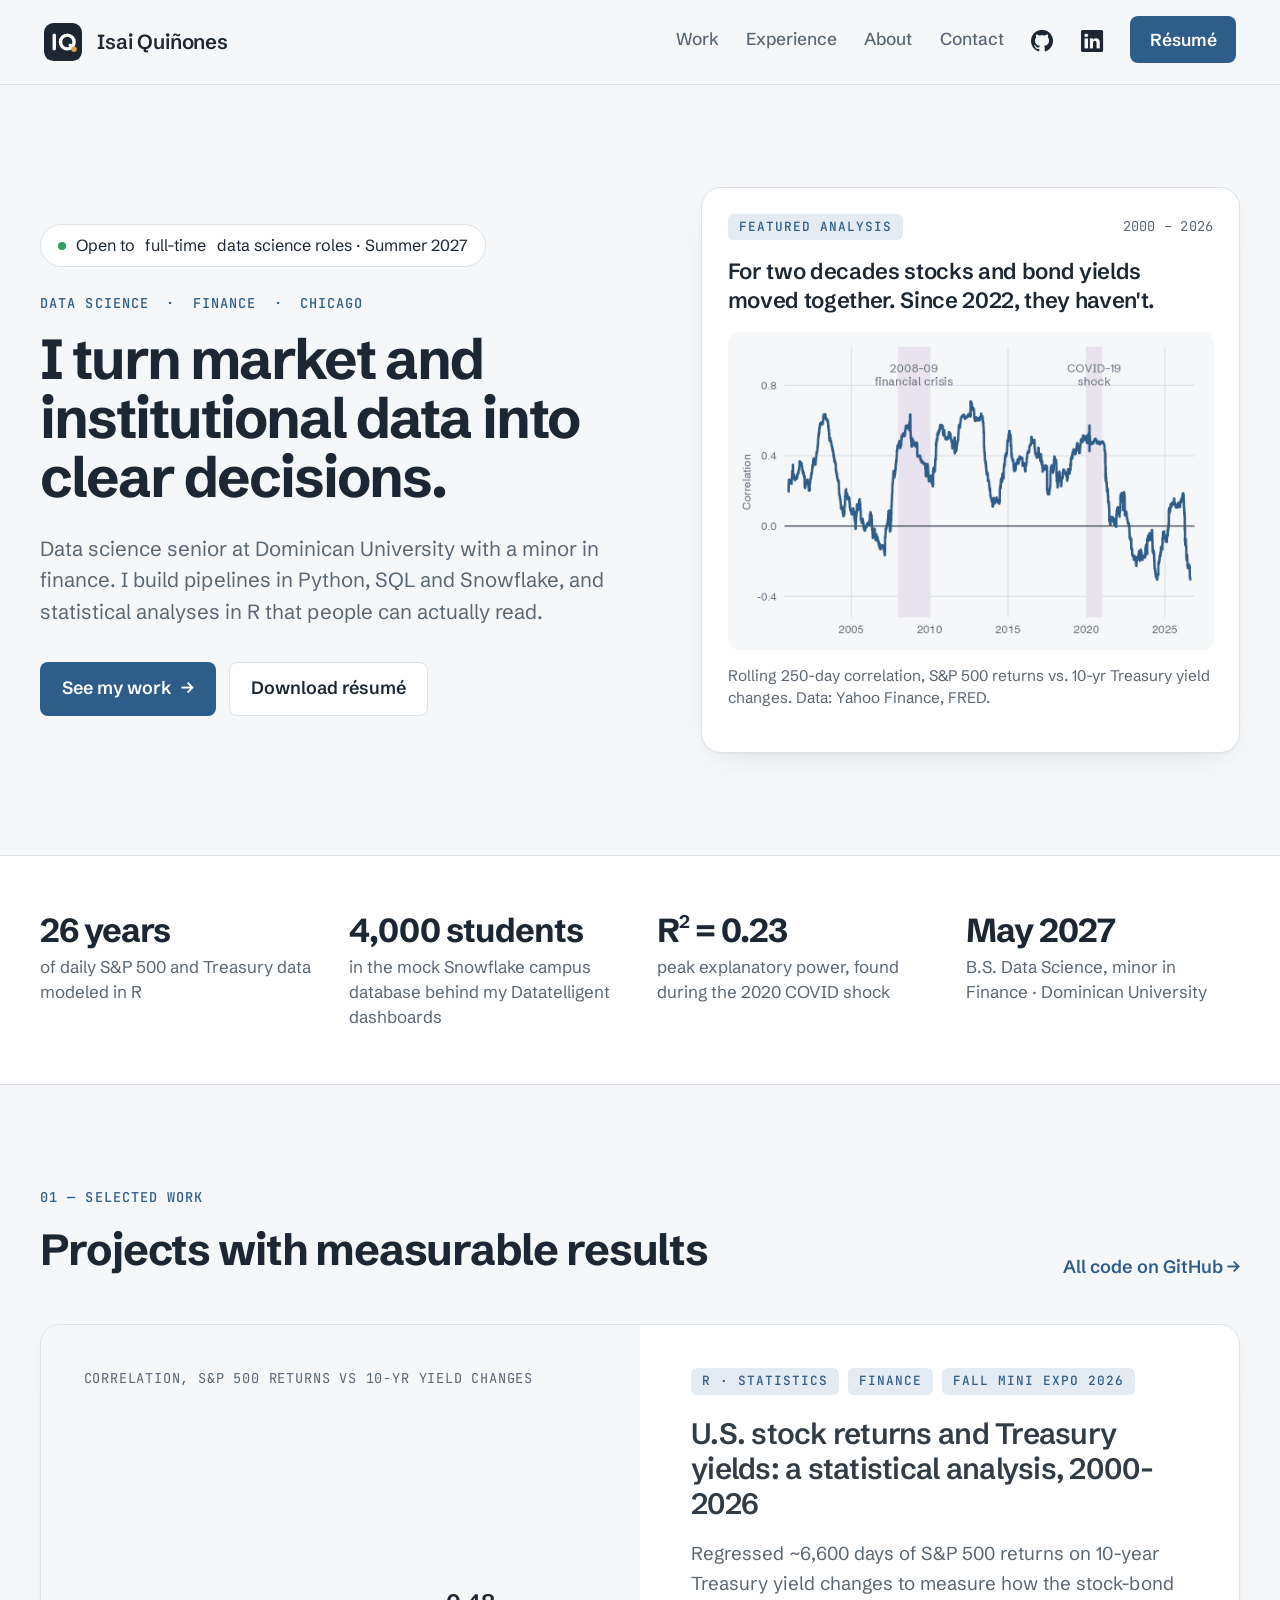
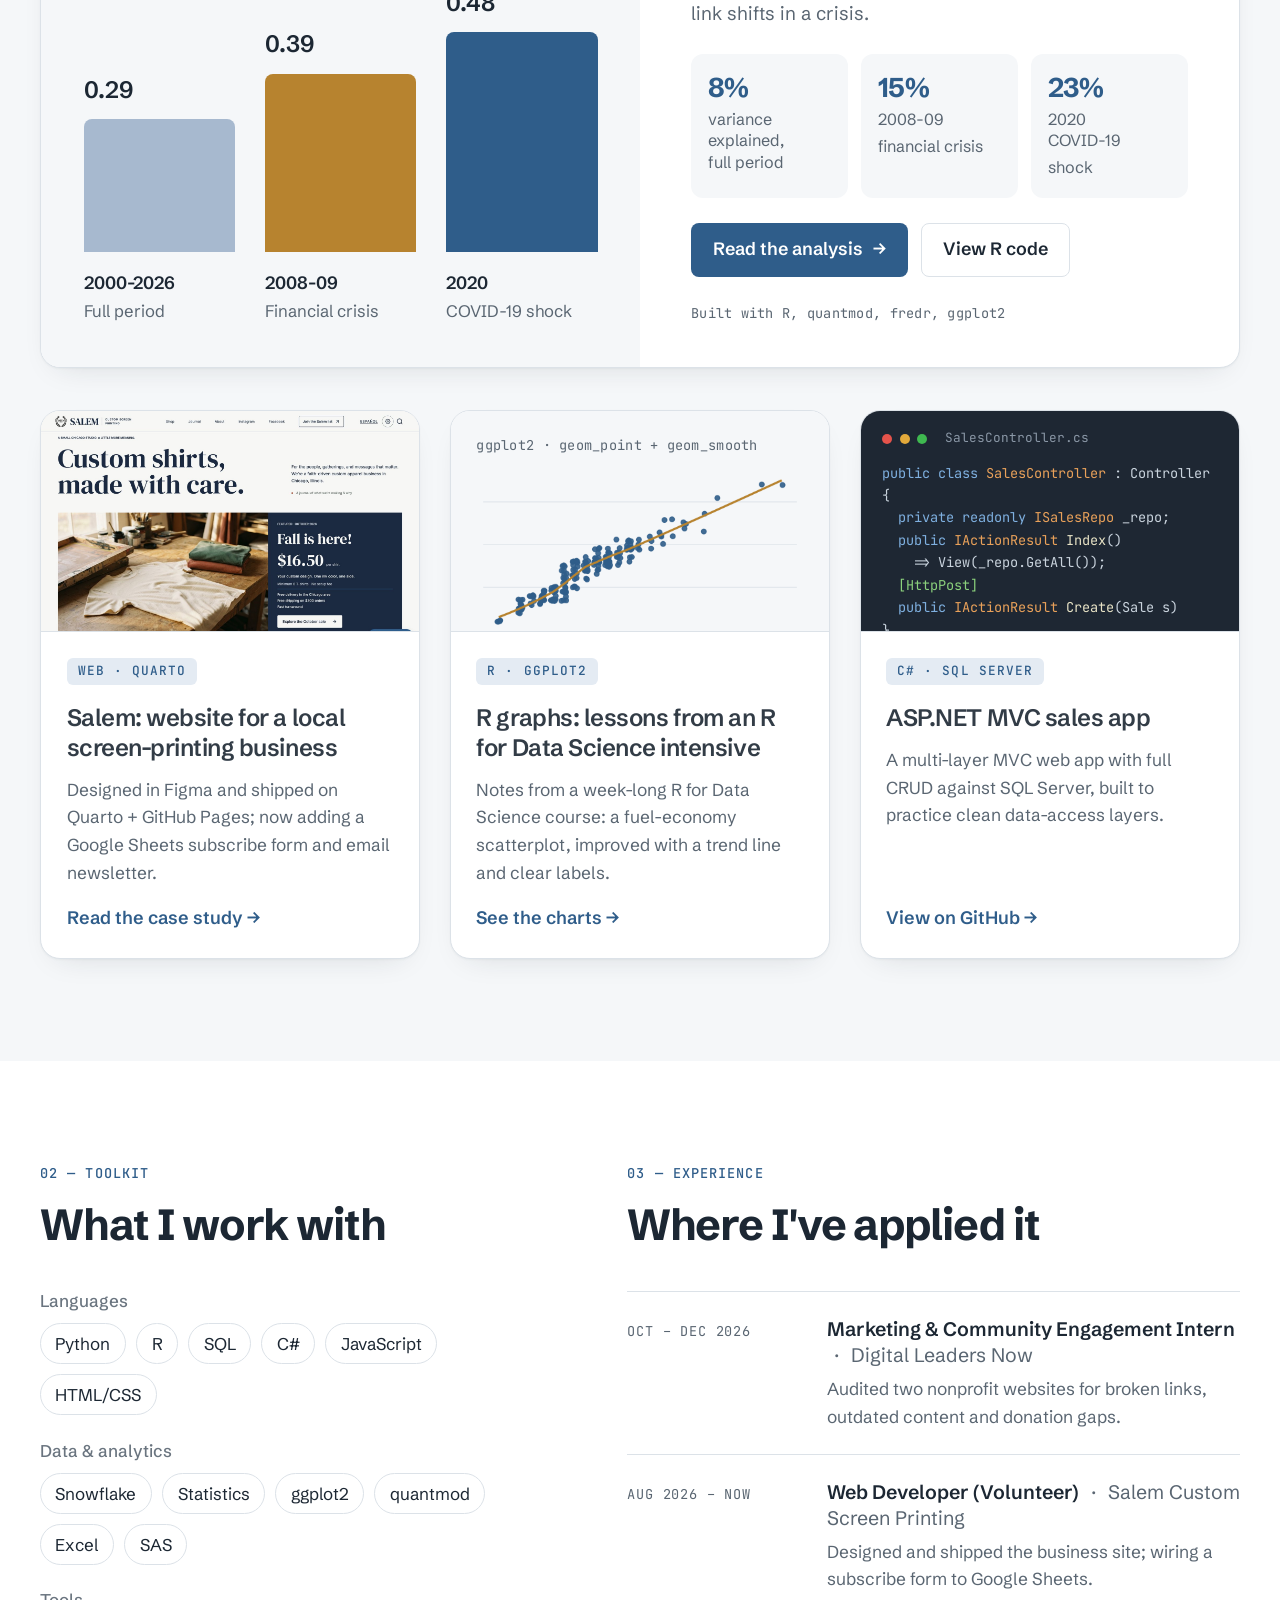
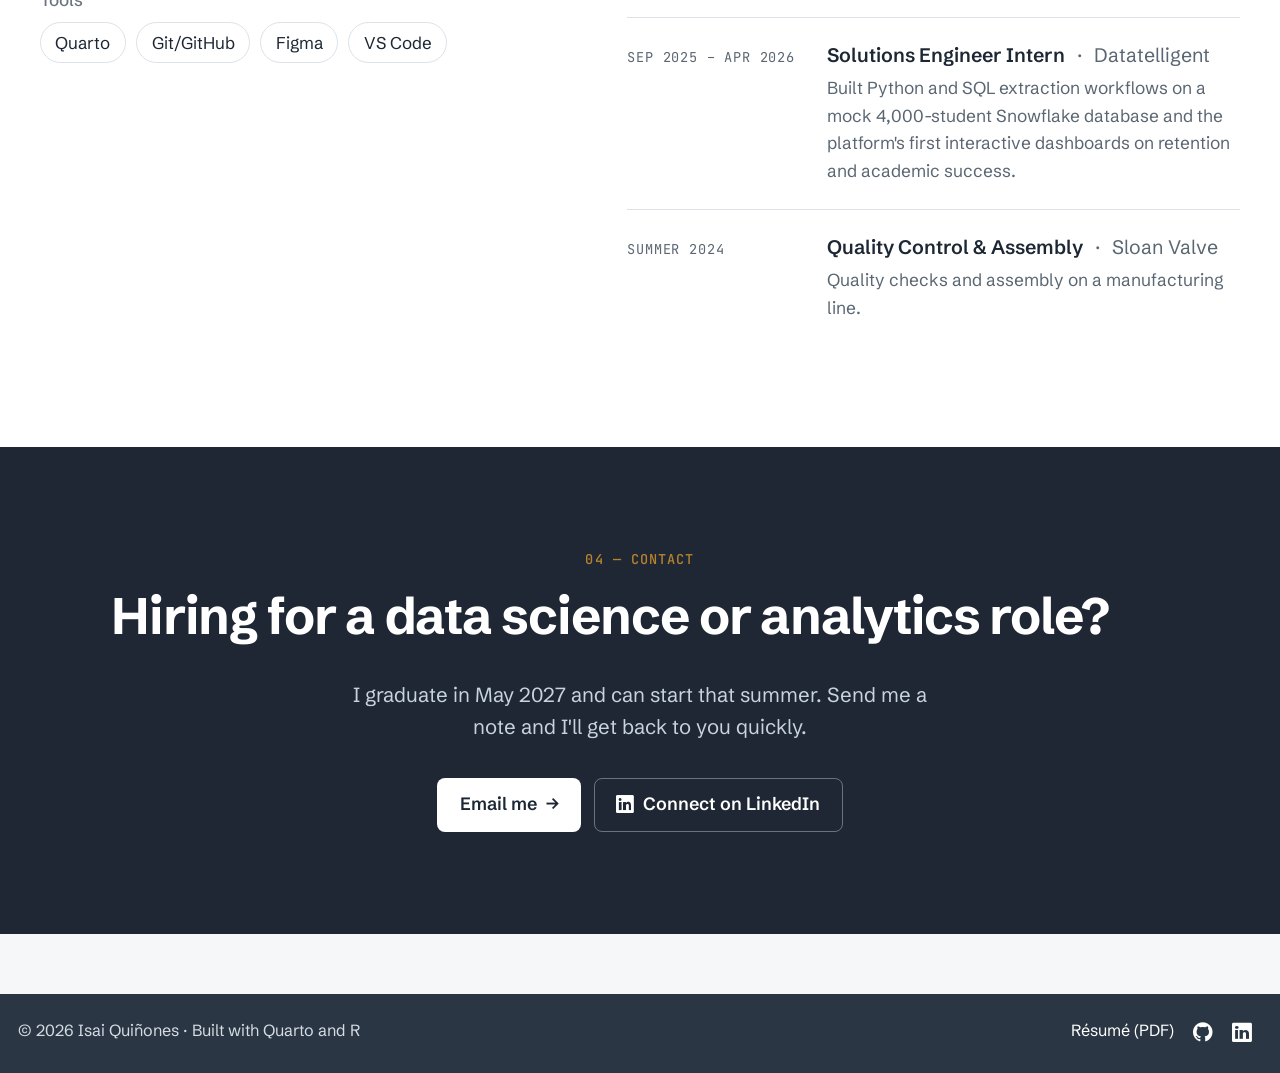
<file: docs/index.html>
<!DOCTYPE html>
<html xmlns="http://www.w3.org/1999/xhtml" lang="en" xml:lang="en"><head>

<meta charset="utf-8">
<meta name="generator" content="quarto-1.10.18">

<meta name="viewport" content="width=device-width, initial-scale=1.0, user-scalable=yes">

<meta name="description" content="Data science senior at Dominican University (minor in finance). Python, SQL and Snowflake pipelines, and statistical analysis in R.">

<title>Data Science Portfolio – Isai Quiñones</title>
<style>
/* Default styles provided by pandoc.
** See https://pandoc.org/MANUAL.html#variables-for-html for config info.
*/
span.smallcaps{font-variant: small-caps;}
div.columns{display: flex; gap: 1.5em;}
div.column{flex: auto;}
@media screen {
div.columns{gap: min(4vw, 1.5em);}
div.column{overflow-x: auto;}
}
div.hanging-indent{margin-left: 1.5em; text-indent: -1.5em;}
ul.task-list{list-style: none;}
ul.task-list li input[type="checkbox"] {
  width: 0.8em;
  margin: 0 0.8em 0.2em -1em; /* quarto-specific, see https://github.com/quarto-dev/quarto-cli/issues/4556 */ 
  vertical-align: middle;
}
</style>


<script src="site_libs/quarto-nav/quarto-nav.js"></script>
<script src="site_libs/quarto-nav/headroom.min.js"></script>
<link href="./images/iq-mark.svg" rel="icon" type="image/svg+xml">
<script src="site_libs/clipboard/clipboard.min.js"></script>
<script src="site_libs/quarto-html/quarto.js" type="module"></script>
<script src="site_libs/quarto-html/tabsets/tabsets.js" type="module"></script>
<script src="site_libs/quarto-html/popper.min.js"></script>
<script src="site_libs/quarto-html/tippy.umd.min.js"></script>
<script src="site_libs/quarto-html/anchor.min.js"></script>
<link href="site_libs/quarto-html/tippy.css" rel="stylesheet">
<link href="site_libs/quarto-html/quarto-syntax-highlighting-d5e46415c29d9d8c13eb6bbdb046d278.css" rel="stylesheet" id="quarto-text-highlighting-styles">
<script src="site_libs/bootstrap/bootstrap.min.js"></script>
<link href="site_libs/bootstrap/bootstrap-icons.css" rel="stylesheet">
<link href="site_libs/bootstrap/bootstrap-50093257dbfb6b2169c0dcf7c1064fcb.min.css" rel="stylesheet" append-hash="true" id="quarto-bootstrap" data-mode="light">
<script id="quarto-search-options" type="application/json">{
  "language": {
    "search-no-results-text": "No results",
    "search-matching-documents-text": "matching documents",
    "search-copy-link-title": "Copy link to search",
    "search-hide-matches-text": "Hide additional matches",
    "search-more-match-text": "more match in this document",
    "search-more-matches-text": "more matches in this document",
    "search-clear-button-title": "Clear",
    "search-text-placeholder": "",
    "search-detached-cancel-button-title": "Cancel",
    "search-submit-button-title": "Submit",
    "search-label": "Search"
  }
}</script>


<link rel="stylesheet" href="styles.css">
<meta property="og:title" content="Data Science Portfolio">
<meta property="og:description" content="Data science senior at Dominican University (minor in finance). Python, SQL and Snowflake pipelines, and statistical analysis in R.">
<meta property="og:image" content="https://iquinones2.github.io/R-Data-Science-Portfolio/images/hero-correlation.png">
<meta property="og:site_name" content="Isai Quiñones">
<meta property="og:image:height" content="720">
<meta property="og:image:width" content="1100">
<meta name="twitter:title" content="Data Science Portfolio">
<meta name="twitter:description" content="Data science senior at Dominican University (minor in finance). Python, SQL and Snowflake pipelines, and statistical analysis in R.">
<meta name="twitter:image" content="https://iquinones2.github.io/R-Data-Science-Portfolio/images/hero-correlation.png">
<meta name="twitter:image-height" content="720">
<meta name="twitter:image-width" content="1100">
<meta name="twitter:card" content="summary_large_image">
</head>

<body class="nav-fixed home quarto-light">

<div id="quarto-search-results"></div>
  <header id="quarto-header" class="headroom fixed-top">
    <nav class="navbar navbar-expand-lg " data-bs-theme="dark">
      <div class="navbar-container container-fluid">
      <div class="navbar-brand-container mx-auto">
    <a href="./index.html" class="navbar-brand navbar-brand-logo">
    <img src="./images/iq-mark.svg" alt="IQ monogram" class="navbar-logo light-content">
    <img src="./images/iq-mark.svg" alt="IQ monogram" class="navbar-logo dark-content">
    </a>
    <a class="navbar-brand" href="./index.html">
    <span class="navbar-title">Isai Quiñones</span>
    </a>
  </div>
          <button class="navbar-toggler" type="button" data-bs-toggle="collapse" data-bs-target="#navbarCollapse" aria-controls="navbarCollapse" role="menu" aria-expanded="false" aria-label="Toggle navigation" onclick="if (window.quartoToggleHeadroom) { window.quartoToggleHeadroom(); }">
  <span class="navbar-toggler-icon"></span>
</button>
          <div class="collapse navbar-collapse" id="navbarCollapse">
            <ul class="navbar-nav navbar-nav-scroll ms-auto">
  <li class="nav-item">
    <a class="nav-link" href="./index.html#work"> 
<span class="menu-text">Work</span></a>
  </li>  
  <li class="nav-item">
    <a class="nav-link" href="./index.html#experience"> 
<span class="menu-text">Experience</span></a>
  </li>  
  <li class="nav-item">
    <a class="nav-link" href="./about.html"> 
<span class="menu-text">About</span></a>
  </li>  
  <li class="nav-item">
    <a class="nav-link" href="./index.html#contact"> 
<span class="menu-text">Contact</span></a>
  </li>  
  <li class="nav-item compact">
    <a class="nav-link" href="https://github.com/iquinones2"> <i class="bi bi-github" role="img" aria-label="GitHub">
</i> 
<span class="menu-text"></span></a>
  </li>  
  <li class="nav-item compact">
    <a class="nav-link" href="https://www.linkedin.com/in/isai-quinones-a147b42b8"> <i class="bi bi-linkedin" role="img" aria-label="LinkedIn">
</i> 
<span class="menu-text"></span></a>
  </li>  
  <li class="nav-item">
    <a class="nav-link" href="./files/Isai-Quinones-Resume.pdf" target="_blank"> 
<span class="menu-text">Résumé</span></a>
  </li>  
</ul>
          </div> <!-- /navcollapse -->
            <div class="quarto-navbar-tools">
</div>
      </div> <!-- /container-fluid -->
    </nav>
</header>
<!-- content -->
<div id="quarto-content" class="quarto-container page-columns page-rows-contents page-layout-full page-navbar">
<!-- sidebar -->
<!-- margin-sidebar -->
    
<!-- main -->
<main class="content page-columns page-full column-body" id="quarto-document-content"><header id="title-block-header" class="quarto-title-block"><h1 class="title display-7">Isai Quiñones</h1></header>

<header id="title-block-header">


</header>


<section class="band band-paper column-screen">
  <div class="wrap hero">
    <div class="hero-copy">
      <p class="status"><span class="dot" aria-hidden="true"></span>Open to <span class="d-only">full-time </span>data science roles · Summer 2027</p>
      <p class="kicker">Data Science <span aria-hidden="true">·</span> Finance <span aria-hidden="true">·</span> Chicago</p>
      <h1>I turn market and institutional data into clear decisions.</h1>
      <p class="lede">Data science senior at Dominican University with a minor in finance. I build pipelines in Python, SQL and Snowflake, and statistical analyses in R that people can actually read.</p>
      <div class="btn-row">
        <a class="btn btn-solid" href="#work">See my work <span aria-hidden="true">→</span></a>
        <a class="btn btn-outline" href="files/Isai-Quinones-Resume.pdf" target="_blank" rel="noopener">Download résumé</a>
      </div>
    </div>

    <div class="panel chart-card">
      <div class="chart-card-head">
        <span class="tag">Featured analysis</span>
        <span class="mono-meta">2000 – 2026</span>
      </div>
      <a class="chart-card-title" href="posts/Stock-Bond/index.html">For two decades stocks and bond yields moved together. Since 2022, they haven't.</a>
      <a class="chart-frame" href="posts/Stock-Bond/index.html">
        <img src="images/hero-correlation.png" width="1100" height="720" alt="Line chart of the rolling one-year correlation between daily S&amp;P 500 returns and daily changes in the 10-year Treasury yield, 2001 to 2026. It stays mostly between 0.2 and 0.6, rising around the 2008–09 crisis and the 2020 COVID shock, then falls below zero after 2022.">
      </a>
      <p class="chart-caption">Rolling 250-day correlation, S&amp;P 500 returns vs. 10-yr Treasury yield changes. Data: Yahoo Finance, FRED.</p>
    </div>
  </div>
</section>

<section class="band band-white band-rule column-screen" aria-label="At a glance">
  <div class="wrap stats">
    <div><strong>26 years</strong><span>of daily S&amp;P 500 and Treasury data modeled in R</span></div>
    <div><strong>4,000 students</strong><span>in the mock Snowflake campus database behind my Datatelligent dashboards</span></div>
    <div><strong>R<sup>2</sup> = 0.23</strong><span>peak explanatory power, found during the 2020 COVID shock</span></div>
    <div><strong>May 2027</strong><span>B.S. Data Science, minor in Finance · Dominican University</span></div>
  </div>
</section>

<section class="band band-paper column-screen" id="work">
  <div class="wrap">
    <div class="section-head">
      <div>
        <p class="kicker">01 — Selected work</p>
        <h2 class="anchored">Projects with measurable results</h2>
      </div>
      <a class="arrow-link" href="https://github.com/iquinones2">All code on GitHub <span aria-hidden="true">→</span></a>
    </div>

    <article class="panel featured">
      <div class="featured-viz" role="img" aria-label="Bar chart of the correlation between S&amp;P 500 returns and 10-year yield changes: 0.29 over 2000–2026, 0.39 in the 2008–09 financial crisis, 0.48 in the 2020 COVID-19 shock.">
        <p class="mono-meta upper">Correlation, S&amp;P 500 returns vs 10-yr yield changes</p>
        <div class="bars" aria-hidden="true">
          <div class="bar-col"><span class="bar-val">0.29</span><span class="bar b-full" style="--h:0.29"></span><b>2000-2026</b><small>Full period</small></div>
          <div class="bar-col"><span class="bar-val">0.39</span><span class="bar b-crisis" style="--h:0.39"></span><b>2008-09</b><small>Financial crisis</small></div>
          <div class="bar-col"><span class="bar-val">0.48</span><span class="bar b-covid" style="--h:0.48"></span><b>2020</b><small>COVID-19 shock</small></div>
        </div>
      </div>
      <div class="featured-body">
        <div class="tags"><span class="tag">R · Statistics</span><span class="tag">Finance</span><span class="tag">Fall Mini Expo 2026</span></div>
        <h3 class="anchored">U.S. stock returns and Treasury yields: a statistical analysis, 2000-2026</h3>
        <p>Regressed ~6,600 days of S&amp;P 500 returns on 10-year Treasury yield changes to measure how the stock-bond link shifts in a crisis.</p>
        <div class="tiles">
          <div><strong>8%</strong><span><span class="d-only">variance explained, </span>full period</span></div>
          <div><strong>15%</strong><span>2008-09<span class="d-only"> financial crisis</span></span></div>
          <div><strong>23%</strong><span><span class="d-only">2020 </span>COVID-19<span class="d-only"> shock</span></span></div>
        </div>
        <div class="btn-row">
          <a class="btn btn-solid" href="posts/Stock-Bond/index.html">Read the analysis <span aria-hidden="true">→</span></a>
          <a class="btn btn-outline" href="https://github.com/iquinones2/R-Data-Science-Portfolio/blob/master/posts/Stock-Bond/index.qmd">View R code</a>
        </div>
        <p class="mono-meta">Built with R, quantmod, fredr, ggplot2</p>
      </div>
    </article>

    <div class="project-grid">
      <article class="panel project">
        <a class="project-preview preview-shot" href="posts/Salem-Web-Blog/Salem.html" tabindex="-1" aria-hidden="true">
          <img src="posts/Salem-Web-Blog/salem-current.jpg" width="1440" height="900" alt="" loading="lazy">
        </a>
        <div class="project-body">
          <span class="tag">Web · Quarto</span>
          <h3 class="anchored">Salem: website for a local screen-printing business</h3>
          <p>Designed in Figma and shipped on Quarto + GitHub Pages; now adding a Google Sheets subscribe form and email newsletter.</p>
          <a class="arrow-link" href="posts/Salem-Web-Blog/Salem.html">Read the case study <span aria-hidden="true">→</span></a>
        </div>
      </article>

      <article class="panel project">
        <a class="project-preview preview-plot" href="posts/cool_ggplot_work/index.html" tabindex="-1" aria-hidden="true">
          <span class="mono-meta">ggplot2 · geom_point + geom_smooth</span>
          <img src="images/card-ggplot.png" width="1000" height="520" alt="" loading="lazy">
        </a>
        <div class="project-body">
          <span class="tag">R · ggplot2</span>
          <h3 class="anchored">R graphs: lessons from an R for Data Science intensive</h3>
          <p>Notes from a week-long R for Data Science course: a fuel-economy scatterplot, improved with a trend line and clear labels.</p>
          <a class="arrow-link" href="posts/cool_ggplot_work/index.html">See the charts <span aria-hidden="true">→</span></a>
        </div>
      </article>

      <article class="panel project">
        <a class="project-preview preview-code" href="https://github.com/iquinones2/ThreeLayerAPPCarSales" tabindex="-1" aria-hidden="true">
          <span class="win"><i></i><i></i><i></i><span>SalesController.cs</span></span>
<pre><span class="k">public class</span> <span class="t">SalesController</span> : Controller
{
  <span class="k">private readonly</span> <span class="t">ISalesRepo</span> _repo;
  <span class="k">public</span> <span class="t">IActionResult</span> <span class="f">Index</span>()
    =&gt; View(_repo.GetAll());
  <span class="a">[HttpPost]</span>
  <span class="k">public</span> <span class="t">IActionResult</span> <span class="f">Create</span>(Sale s)
}</pre>
        </a>
        <div class="project-body">
          <span class="tag">C# · SQL Server</span>
          <h3 class="anchored">ASP.NET MVC sales app</h3>
          <p>A multi-layer MVC web app with full CRUD against SQL Server, built to practice clean data-access layers.</p>
          <a class="arrow-link" href="https://github.com/iquinones2/ThreeLayerAPPCarSales">View on GitHub <span aria-hidden="true">→</span></a>
        </div>
      </article>
    </div>
  </div>
</section>

<section class="band band-white column-screen" id="experience">
  <div class="wrap split">
    <div>
      <p class="kicker">02 — Toolkit</p>
      <h2 class="anchored">What I work with</h2>
      <h4 class="chip-label anchored">Languages</h4>
      <ul class="chip-list"><li>Python</li><li>R</li><li>SQL</li><li>C#</li><li>JavaScript</li><li>HTML/CSS</li></ul>
      <h4 class="chip-label anchored">Data &amp; analytics</h4>
      <ul class="chip-list"><li>Snowflake</li><li>Statistics</li><li>ggplot2</li><li>quantmod</li><li>Excel</li><li>SAS</li></ul>
      <h4 class="chip-label anchored">Tools</h4>
      <ul class="chip-list"><li>Quarto</li><li>Git/GitHub</li><li>Figma</li><li>VS Code</li></ul>
    </div>
    <div>
      <p class="kicker">03 — Experience</p>
      <h2 class="anchored">Where I've applied it</h2>
      <ol class="xp">
        <li><span class="when">Oct – Dec 2026</span><div><p class="role"><b>Marketing &amp; Community Engagement Intern</b> <span class="sep">·</span> Digital Leaders Now</p><p>Audited two nonprofit websites for broken links, outdated content and donation gaps.</p></div></li>
        <li><span class="when">Aug 2026 – now</span><div><p class="role"><b>Web Developer (Volunteer)</b> <span class="sep">·</span> Salem Custom Screen Printing</p><p>Designed and shipped the business site; wiring a subscribe form to Google Sheets.</p></div></li>
        <li><span class="when">Sep 2025 – Apr 2026</span><div><p class="role"><b>Solutions Engineer Intern</b> <span class="sep">·</span> Datatelligent</p><p>Built Python and SQL extraction workflows on a mock 4,000-student Snowflake database and the platform's first interactive dashboards on retention and academic success.</p></div></li>
        <li><span class="when">Summer 2024</span><div><p class="role"><b>Quality Control &amp; Assembly</b> <span class="sep">·</span> Sloan Valve</p><p>Quality checks and assembly on a manufacturing line.</p></div></li>
      </ol>
    </div>
  </div>
</section>

<section class="band band-navy column-screen" id="contact">
  <div class="wrap contact">
    <p class="kicker">04 — Contact</p>
    <h2 class="anchored">Hiring for a data science or analytics role?</h2>
    <p>I graduate in May 2027 and can start that summer. Send me a note and I'll get back to you quickly.</p>
    <div class="btn-row">
      <a class="btn btn-light" href="mailto:iq765019@gmail.com">Email me <span aria-hidden="true">→</span></a>
      <a class="btn btn-ghost" href="https://www.linkedin.com/in/isai-quinones-a147b42b8"><i class="bi bi-linkedin" aria-hidden="true"></i> Connect on LinkedIn</a>
    </div>
  </div>
</section>



</main> <!-- /main -->
<script id="quarto-html-after-body" type="application/javascript">
  window.document.addEventListener("DOMContentLoaded", function (event) {
    const icon = "";
    const anchorJS = new window.AnchorJS();
    anchorJS.options = {
      placement: 'right',
      icon: icon
    };
    anchorJS.add('.anchored');
    const isCodeAnnotation = (el) => {
      for (const clz of el.classList) {
        if (clz.startsWith('code-annotation-')) {                     
          return true;
        }
      }
      return false;
    }
    const onCopySuccess = function(e) {
      // button target
      const button = e.trigger;
      // don't keep focus
      button.blur();
      // flash "checked"
      button.classList.add('code-copy-button-checked');
      var currentTitle = button.getAttribute("title");
      button.setAttribute("title", "Copied!");
      let tooltip;
      if (window.bootstrap) {
        button.setAttribute("data-bs-toggle", "tooltip");
        button.setAttribute("data-bs-placement", "left");
        button.setAttribute("data-bs-title", "Copied!");
        tooltip = new bootstrap.Tooltip(button, 
          { trigger: "manual", 
            customClass: "code-copy-button-tooltip",
            offset: [0, -8]});
        tooltip.show();    
      }
      setTimeout(function() {
        if (tooltip) {
          tooltip.hide();
          button.removeAttribute("data-bs-title");
          button.removeAttribute("data-bs-toggle");
          button.removeAttribute("data-bs-placement");
        }
        button.setAttribute("title", currentTitle);
        button.classList.remove('code-copy-button-checked');
      }, 1000);
      // clear code selection
      e.clearSelection();
    }
    const getTextToCopy = function(trigger) {
      const outerScaffold = trigger.parentElement.cloneNode(true);
      const codeEl = outerScaffold.querySelector('code');
      for (const childEl of codeEl.children) {
        if (isCodeAnnotation(childEl)) {
          childEl.remove();
        }
      }
      return codeEl.innerText;
    }
    const clipboard = new window.ClipboardJS('.code-copy-button:not([data-in-quarto-modal])', {
      text: getTextToCopy
    });
    clipboard.on('success', onCopySuccess);
    if (window.document.getElementById('quarto-embedded-source-code-modal')) {
      const clipboardModal = new window.ClipboardJS('.code-copy-button[data-in-quarto-modal]', {
        text: getTextToCopy,
        container: window.document.getElementById('quarto-embedded-source-code-modal')
      });
      clipboardModal.on('success', onCopySuccess);
    }
      var localhostRegex = new RegExp(/^(?:http|https):\/\/localhost\:?[0-9]*\//);
      var mailtoRegex = new RegExp(/^mailto:/);
        var filterRegex = new RegExp("https:\/\/iquinones2\.github\.io\/R-Data-Science-Portfolio\/");
      var isInternal = (href) => {
          return filterRegex.test(href) || localhostRegex.test(href) || mailtoRegex.test(href);
      }
      // Inspect non-navigation links and adorn them if external
     var links = window.document.querySelectorAll('a[href]:not(.nav-link):not(.navbar-brand):not(.toc-action):not(.sidebar-link):not(.sidebar-item-toggle):not(.pagination-link):not(.no-external):not([aria-hidden]):not(.dropdown-item):not(.quarto-navigation-tool):not(.about-link)');
      for (var i=0; i<links.length; i++) {
        const link = links[i];
        if (!isInternal(link.href)) {
          // undo the damage that might have been done by quarto-nav.js in the case of
          // links that we want to consider external
          if (link.dataset.originalHref !== undefined) {
            link.href = link.dataset.originalHref;
          }
        }
      }
    function tippyHover(el, contentFn, onTriggerFn, onUntriggerFn) {
      const config = {
        allowHTML: true,
        maxWidth: 500,
        delay: 100,
        arrow: false,
        appendTo: function(el) {
            return el.parentElement;
        },
        interactive: true,
        interactiveBorder: 10,
        theme: 'quarto',
        placement: 'bottom-start',
      };
      if (contentFn) {
        config.content = contentFn;
      }
      if (onTriggerFn) {
        config.onTrigger = onTriggerFn;
      }
      if (onUntriggerFn) {
        config.onUntrigger = onUntriggerFn;
      }
      window.tippy(el, config); 
    }
    const noterefs = window.document.querySelectorAll('a[role="doc-noteref"]');
    for (var i=0; i<noterefs.length; i++) {
      const ref = noterefs[i];
      tippyHover(ref, function() {
        // use id or data attribute instead here
        let href = ref.getAttribute('data-footnote-href') || ref.getAttribute('href');
        try { href = new URL(href).hash; } catch {}
        const id = href.replace(/^#\/?/, "");
        const note = window.document.getElementById(id);
        if (note) {
          return note.innerHTML;
        } else {
          return "";
        }
      });
    }
    const xrefs = window.document.querySelectorAll('a.quarto-xref');
    const processXRef = (id, note) => {
      // Strip column container classes
      const stripColumnClz = (el) => {
        el.classList.remove("page-full", "page-columns");
        if (el.children) {
          for (const child of el.children) {
            stripColumnClz(child);
          }
        }
      }
      stripColumnClz(note)
      if (id === null || id.startsWith('sec-')) {
        // Special case sections, only their first couple elements
        const container = document.createElement("div");
        if (note.children && note.children.length > 2) {
          container.appendChild(note.children[0].cloneNode(true));
          for (let i = 1; i < note.children.length; i++) {
            const child = note.children[i];
            if (child.tagName === "P" && child.innerText === "") {
              continue;
            } else {
              container.appendChild(child.cloneNode(true));
              break;
            }
          }
          if (window.Quarto?.typesetMath) {
            window.Quarto.typesetMath(container);
          }
          return container.innerHTML
        } else {
          if (window.Quarto?.typesetMath) {
            window.Quarto.typesetMath(note);
          }
          return note.innerHTML;
        }
      } else {
        // Remove any anchor links if they are present
        const anchorLink = note.querySelector('a.anchorjs-link');
        if (anchorLink) {
          anchorLink.remove();
        }
        if (window.Quarto?.typesetMath) {
          window.Quarto.typesetMath(note);
        }
        if (note.classList.contains("callout")) {
          return note.outerHTML;
        } else {
          return note.innerHTML;
        }
      }
    }
    for (var i=0; i<xrefs.length; i++) {
      const xref = xrefs[i];
      tippyHover(xref, undefined, function(instance) {
        instance.disable();
        let url = xref.getAttribute('href');
        let hash = undefined; 
        if (url.startsWith('#')) {
          hash = url;
        } else {
          try { hash = new URL(url).hash; } catch {}
        }
        if (hash) {
          const id = hash.replace(/^#\/?/, "");
          const note = window.document.getElementById(id);
          if (note !== null) {
            try {
              const html = processXRef(id, note.cloneNode(true));
              instance.setContent(html);
            } finally {
              instance.enable();
              instance.show();
            }
          } else {
            // See if we can fetch this
            fetch(url.split('#')[0])
            .then(res => res.text())
            .then(html => {
              const parser = new DOMParser();
              const htmlDoc = parser.parseFromString(html, "text/html");
              const note = htmlDoc.getElementById(id);
              if (note !== null) {
                const html = processXRef(id, note);
                instance.setContent(html);
              } 
            }).finally(() => {
              instance.enable();
              instance.show();
            });
          }
        } else {
          // See if we can fetch a full url (with no hash to target)
          // This is a special case and we should probably do some content thinning / targeting
          fetch(url)
          .then(res => res.text())
          .then(html => {
            const parser = new DOMParser();
            const htmlDoc = parser.parseFromString(html, "text/html");
            const note = htmlDoc.querySelector('main.content');
            if (note !== null) {
              // This should only happen for chapter cross references
              // (since there is no id in the URL)
              // remove the first header
              if (note.children.length > 0 && note.children[0].tagName === "HEADER") {
                note.children[0].remove();
              }
              const html = processXRef(null, note);
              instance.setContent(html);
            } 
          }).finally(() => {
            instance.enable();
            instance.show();
          });
        }
      }, function(instance) {
      });
    }
        let selectedAnnoteEl;
        const selectorForAnnotation = ( cell, annotation) => {
          let cellAttr = 'data-code-cell="' + cell + '"';
          let lineAttr = 'data-code-annotation="' +  annotation + '"';
          const selector = 'span[' + cellAttr + '][' + lineAttr + ']';
          return selector;
        }
        const selectCodeLines = (annoteEl) => {
          const doc = window.document;
          const targetCell = annoteEl.getAttribute("data-target-cell");
          const targetAnnotation = annoteEl.getAttribute("data-target-annotation");
          const annoteSpan = window.document.querySelector(selectorForAnnotation(targetCell, targetAnnotation));
          const lines = annoteSpan.getAttribute("data-code-lines").split(",");
          const lineIds = lines.map((line) => {
            return targetCell + "-" + line;
          })
          let top = null;
          let height = null;
          let parent = null;
          if (lineIds.length > 0) {
              //compute the position of the single el (top and bottom and make a div)
              const el = window.document.getElementById(lineIds[0]);
              top = el.offsetTop;
              height = el.offsetHeight;
              parent = el.parentElement.parentElement;
            if (lineIds.length > 1) {
              const lastEl = window.document.getElementById(lineIds[lineIds.length - 1]);
              const bottom = lastEl.offsetTop + lastEl.offsetHeight;
              height = bottom - top;
            }
            if (top !== null && height !== null && parent !== null) {
              // cook up a div (if necessary) and position it 
              let div = window.document.getElementById("code-annotation-line-highlight");
              if (div === null) {
                div = window.document.createElement("div");
                div.setAttribute("id", "code-annotation-line-highlight");
                div.style.position = 'absolute';
                parent.appendChild(div);
              }
              div.style.top = top - 2 + "px";
              div.style.height = height + 4 + "px";
              div.style.left = 0;
              let gutterDiv = window.document.getElementById("code-annotation-line-highlight-gutter");
              if (gutterDiv === null) {
                gutterDiv = window.document.createElement("div");
                gutterDiv.setAttribute("id", "code-annotation-line-highlight-gutter");
                gutterDiv.style.position = 'absolute';
                const codeCell = window.document.getElementById(targetCell);
                const gutter = codeCell.querySelector('.code-annotation-gutter');
                gutter.appendChild(gutterDiv);
              }
              gutterDiv.style.top = top - 2 + "px";
              gutterDiv.style.height = height + 4 + "px";
            }
            selectedAnnoteEl = annoteEl;
          }
        };
        const unselectCodeLines = () => {
          const elementsIds = ["code-annotation-line-highlight", "code-annotation-line-highlight-gutter"];
          elementsIds.forEach((elId) => {
            const div = window.document.getElementById(elId);
            if (div) {
              div.remove();
            }
          });
          selectedAnnoteEl = undefined;
        };
          // Handle positioning of the toggle
      window.addEventListener(
        "resize",
        throttle(() => {
          elRect = undefined;
          if (selectedAnnoteEl) {
            selectCodeLines(selectedAnnoteEl);
          }
        }, 10)
      );
      function throttle(fn, ms) {
      let throttle = false;
      let timer;
        return (...args) => {
          if(!throttle) { // first call gets through
              fn.apply(this, args);
              throttle = true;
          } else { // all the others get throttled
              if(timer) clearTimeout(timer); // cancel #2
              timer = setTimeout(() => {
                fn.apply(this, args);
                timer = throttle = false;
              }, ms);
          }
        };
      }
        // Attach click handler to the DT
        const annoteDls = window.document.querySelectorAll('dt[data-target-cell]');
        for (const annoteDlNode of annoteDls) {
          annoteDlNode.addEventListener('click', (event) => {
            const clickedEl = event.target;
            if (clickedEl !== selectedAnnoteEl) {
              unselectCodeLines();
              const activeEl = window.document.querySelector('dt[data-target-cell].code-annotation-active');
              if (activeEl) {
                activeEl.classList.remove('code-annotation-active');
              }
              selectCodeLines(clickedEl);
              clickedEl.classList.add('code-annotation-active');
            } else {
              // Unselect the line
              unselectCodeLines();
              clickedEl.classList.remove('code-annotation-active');
            }
          });
        }
    const findCites = (el) => {
      const parentEl = el.parentElement;
      if (parentEl) {
        const cites = parentEl.dataset.cites;
        if (cites) {
          return {
            el,
            cites: cites.split(' ')
          };
        } else {
          return findCites(el.parentElement)
        }
      } else {
        return undefined;
      }
    };
    var bibliorefs = window.document.querySelectorAll('a[role="doc-biblioref"]');
    for (var i=0; i<bibliorefs.length; i++) {
      const ref = bibliorefs[i];
      const citeInfo = findCites(ref);
      if (citeInfo) {
        tippyHover(citeInfo.el, function() {
          var popup = window.document.createElement('div');
          citeInfo.cites.forEach(function(cite) {
            var citeDiv = window.document.createElement('div');
            citeDiv.classList.add('hanging-indent');
            citeDiv.classList.add('csl-entry');
            var biblioDiv = window.document.getElementById('ref-' + cite);
            if (biblioDiv) {
              citeDiv.innerHTML = biblioDiv.innerHTML;
            }
            popup.appendChild(citeDiv);
          });
          return popup.innerHTML;
        });
      }
    }
  });
  </script>
</div> <!-- /content -->
<footer class="footer">
  <div class="nav-footer">
    <div class="nav-footer-left">
<p>© 2026 Isai Quiñones · Built with Quarto and R</p>
</div>   
    <div class="nav-footer-center">
      &nbsp;
    </div>
    <div class="nav-footer-right">
      <ul class="footer-items list-unstyled">
    <li class="nav-item">
    <a class="nav-link" href="./files/Isai-Quinones-Resume.pdf" target="_blank">
<p>Résumé (PDF)</p>
</a>
  </li>  
    <li class="nav-item compact">
    <a class="nav-link" href="https://github.com/iquinones2">
      <i class="bi bi-github" role="img" aria-label="GitHub">
</i> 
    </a>
  </li>  
    <li class="nav-item compact">
    <a class="nav-link" href="https://www.linkedin.com/in/isai-quinones-a147b42b8">
      <i class="bi bi-linkedin" role="img" aria-label="LinkedIn">
</i> 
    </a>
  </li>  
</ul>
    </div>
  </div>
</footer>




</body></html>
</file>
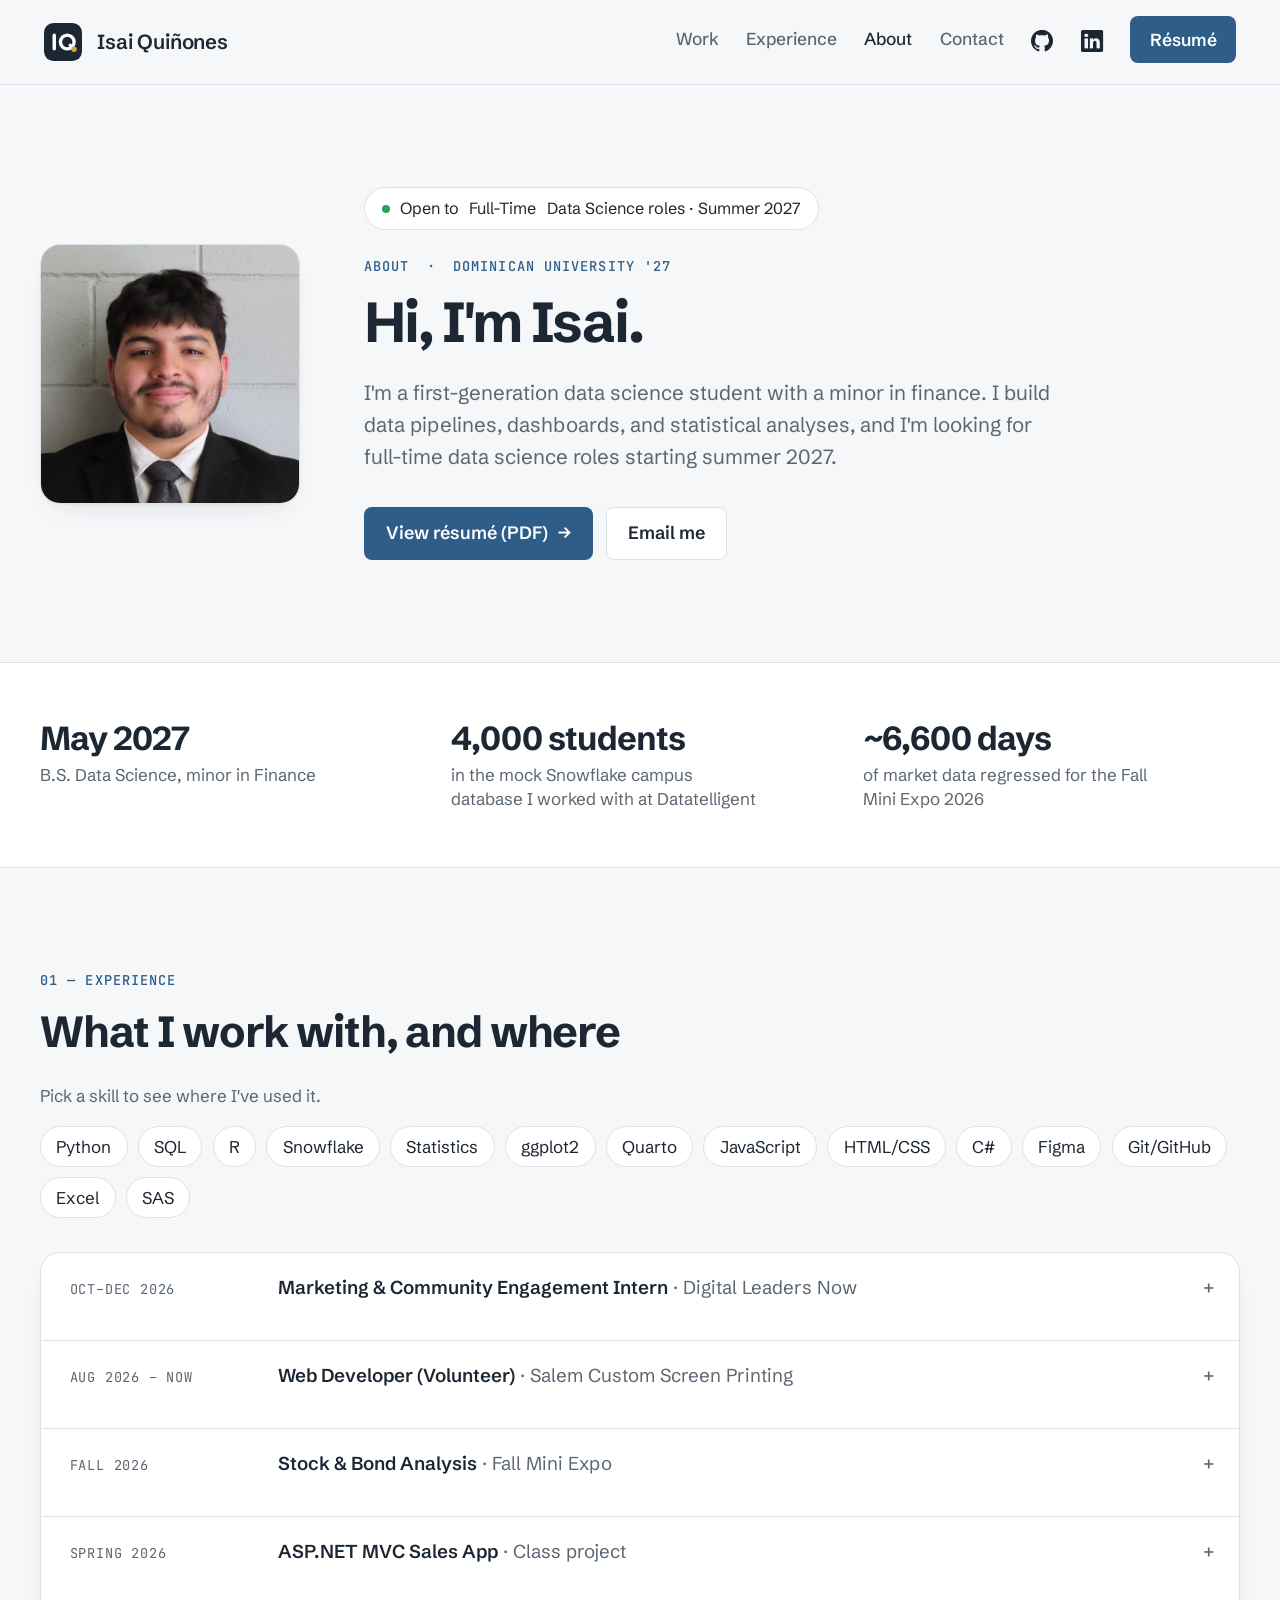
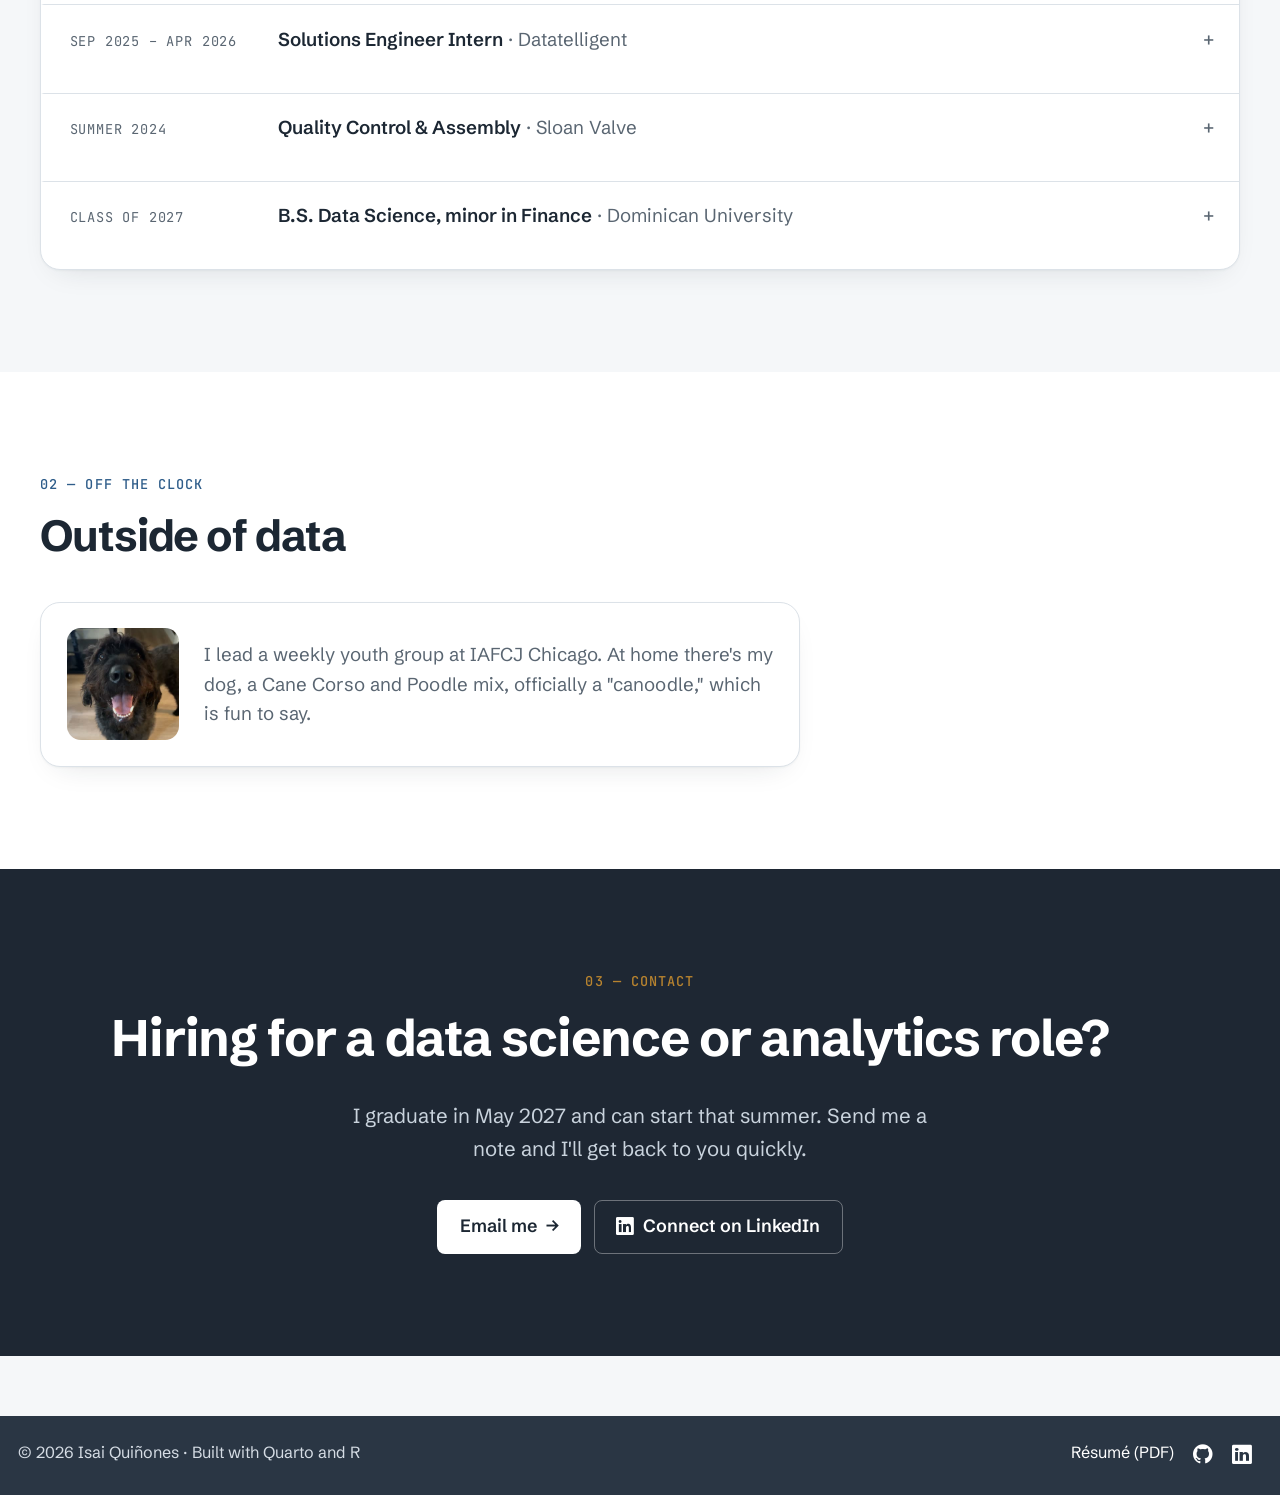
<file: docs/about.html>
<!DOCTYPE html>
<html xmlns="http://www.w3.org/1999/xhtml" lang="en" xml:lang="en"><head>

<meta charset="utf-8">
<meta name="generator" content="quarto-1.10.18">

<meta name="viewport" content="width=device-width, initial-scale=1.0, user-scalable=yes">

<meta name="description" content="About Isai Quiñones: first-generation data science student at Dominican University, graduating May 2027.">

<title>About – Isai Quiñones</title>
<style>
/* Default styles provided by pandoc.
** See https://pandoc.org/MANUAL.html#variables-for-html for config info.
*/
span.smallcaps{font-variant: small-caps;}
div.columns{display: flex; gap: 1.5em;}
div.column{flex: auto;}
@media screen {
div.columns{gap: min(4vw, 1.5em);}
div.column{overflow-x: auto;}
}
div.hanging-indent{margin-left: 1.5em; text-indent: -1.5em;}
ul.task-list{list-style: none;}
ul.task-list li input[type="checkbox"] {
  width: 0.8em;
  margin: 0 0.8em 0.2em -1em; /* quarto-specific, see https://github.com/quarto-dev/quarto-cli/issues/4556 */ 
  vertical-align: middle;
}
</style>


<script src="site_libs/quarto-nav/quarto-nav.js"></script>
<script src="site_libs/quarto-nav/headroom.min.js"></script>
<link href="./images/iq-mark.svg" rel="icon" type="image/svg+xml">
<script src="site_libs/clipboard/clipboard.min.js"></script>
<script src="site_libs/quarto-html/quarto.js" type="module"></script>
<script src="site_libs/quarto-html/tabsets/tabsets.js" type="module"></script>
<script src="site_libs/quarto-html/popper.min.js"></script>
<script src="site_libs/quarto-html/tippy.umd.min.js"></script>
<script src="site_libs/quarto-html/anchor.min.js"></script>
<link href="site_libs/quarto-html/tippy.css" rel="stylesheet">
<link href="site_libs/quarto-html/quarto-syntax-highlighting-d5e46415c29d9d8c13eb6bbdb046d278.css" rel="stylesheet" id="quarto-text-highlighting-styles">
<script src="site_libs/bootstrap/bootstrap.min.js"></script>
<link href="site_libs/bootstrap/bootstrap-icons.css" rel="stylesheet">
<link href="site_libs/bootstrap/bootstrap-50093257dbfb6b2169c0dcf7c1064fcb.min.css" rel="stylesheet" append-hash="true" id="quarto-bootstrap" data-mode="light">
<script id="quarto-search-options" type="application/json">{
  "language": {
    "search-no-results-text": "No results",
    "search-matching-documents-text": "matching documents",
    "search-copy-link-title": "Copy link to search",
    "search-hide-matches-text": "Hide additional matches",
    "search-more-match-text": "more match in this document",
    "search-more-matches-text": "more matches in this document",
    "search-clear-button-title": "Clear",
    "search-text-placeholder": "",
    "search-detached-cancel-button-title": "Cancel",
    "search-submit-button-title": "Submit",
    "search-label": "Search"
  }
}</script>


<link rel="stylesheet" href="styles.css">
<meta property="og:title" content="About">
<meta property="og:description" content="About Isai Quiñones: first-generation data science student at Dominican University, graduating May 2027.">
<meta property="og:image" content="https://iquinones2.github.io/R-Data-Science-Portfolio/images/headshot.jpg">
<meta property="og:site_name" content="Isai Quiñones">
<meta name="twitter:title" content="About">
<meta name="twitter:description" content="About Isai Quiñones: first-generation data science student at Dominican University, graduating May 2027.">
<meta name="twitter:image" content="https://iquinones2.github.io/R-Data-Science-Portfolio/images/headshot.jpg">
<meta name="twitter:card" content="summary_large_image">
</head>

<body class="nav-fixed about-page quarto-light">

<div id="quarto-search-results"></div>
  <header id="quarto-header" class="headroom fixed-top">
    <nav class="navbar navbar-expand-lg " data-bs-theme="dark">
      <div class="navbar-container container-fluid">
      <div class="navbar-brand-container mx-auto">
    <a href="./index.html" class="navbar-brand navbar-brand-logo">
    <img src="./images/iq-mark.svg" alt="IQ monogram" class="navbar-logo light-content">
    <img src="./images/iq-mark.svg" alt="IQ monogram" class="navbar-logo dark-content">
    </a>
    <a class="navbar-brand" href="./index.html">
    <span class="navbar-title">Isai Quiñones</span>
    </a>
  </div>
          <button class="navbar-toggler" type="button" data-bs-toggle="collapse" data-bs-target="#navbarCollapse" aria-controls="navbarCollapse" role="menu" aria-expanded="false" aria-label="Toggle navigation" onclick="if (window.quartoToggleHeadroom) { window.quartoToggleHeadroom(); }">
  <span class="navbar-toggler-icon"></span>
</button>
          <div class="collapse navbar-collapse" id="navbarCollapse">
            <ul class="navbar-nav navbar-nav-scroll ms-auto">
  <li class="nav-item">
    <a class="nav-link" href="./index.html#work"> 
<span class="menu-text">Work</span></a>
  </li>  
  <li class="nav-item">
    <a class="nav-link" href="./index.html#experience"> 
<span class="menu-text">Experience</span></a>
  </li>  
  <li class="nav-item">
    <a class="nav-link active" href="./about.html" aria-current="page"> 
<span class="menu-text">About</span></a>
  </li>  
  <li class="nav-item">
    <a class="nav-link" href="./index.html#contact"> 
<span class="menu-text">Contact</span></a>
  </li>  
  <li class="nav-item compact">
    <a class="nav-link" href="https://github.com/iquinones2"> <i class="bi bi-github" role="img" aria-label="GitHub">
</i> 
<span class="menu-text"></span></a>
  </li>  
  <li class="nav-item compact">
    <a class="nav-link" href="https://www.linkedin.com/in/isai-quinones-a147b42b8"> <i class="bi bi-linkedin" role="img" aria-label="LinkedIn">
</i> 
<span class="menu-text"></span></a>
  </li>  
  <li class="nav-item">
    <a class="nav-link" href="./files/Isai-Quinones-Resume.pdf" target="_blank"> 
<span class="menu-text">Résumé</span></a>
  </li>  
</ul>
          </div> <!-- /navcollapse -->
            <div class="quarto-navbar-tools">
</div>
      </div> <!-- /container-fluid -->
    </nav>
</header>
<!-- content -->
<div id="quarto-content" class="quarto-container page-columns page-rows-contents page-layout-full page-navbar">
<!-- sidebar -->
<!-- margin-sidebar -->
    
<!-- main -->
<main class="content page-columns page-full column-body" id="quarto-document-content"><header id="title-block-header" class="quarto-title-block"><h1 class="title display-7">About</h1></header>

<header id="title-block-header">


</header>


<section class="band band-paper column-screen">
  <div class="wrap about-hero">
    <img class="about-photo" src="images/headshot.jpg" width="600" height="600" alt="Headshot of Isai Quiñones in a suit and tie">
    <div>
      <p class="status"><span class="dot" aria-hidden="true"></span>Open to <span class="d-only">Full-Time </span>Data Science roles · Summer 2027</p>
      <p class="kicker">About <span aria-hidden="true">·</span> Dominican University '27</p>
      <h1>Hi, I'm Isai.</h1>
      <p class="lede">I'm a first-generation data science student with a minor in finance. I build data pipelines, dashboards, and statistical analyses, and I'm looking for full-time data science roles starting summer 2027.</p>
      <div class="btn-row">
        <a class="btn btn-solid" href="files/Isai-Quinones-Resume.pdf" target="_blank" rel="noopener">View résumé (PDF) <span aria-hidden="true">→</span></a>
        <a class="btn btn-outline" href="mailto:iq765019@gmail.com">Email me</a>
      </div>
    </div>
  </div>
</section>

<section class="band band-white band-rule column-screen" aria-label="At a glance">
  <div class="wrap stats stats-3">
    <div><strong>May 2027</strong><span>B.S. Data Science, minor in Finance</span></div>
    <div><strong>4,000 students</strong><span>in the mock Snowflake campus database I worked with at Datatelligent</span></div>
    <div><strong>~6,600 days</strong><span>of market data regressed for the Fall Mini Expo 2026</span></div>
  </div>
</section>

<section class="band band-paper column-screen">
  <div class="wrap">
<div class="skills-explorer">
  <p class="kicker">01 — Experience</p>
  <h2 class="anchored">What I work with, and where</h2>
  <p class="hint" id="skill-hint" aria-live="polite">Pick a skill to see where I've used it.</p>
  <div class="chips" role="group" aria-label="Filter experience by skill">
    <button type="button" data-skill="Python">Python</button>
    <button type="button" data-skill="SQL">SQL</button>
    <button type="button" data-skill="R">R</button>
    <button type="button" data-skill="Snowflake">Snowflake</button>
    <button type="button" data-skill="Statistics">Statistics</button>
    <button type="button" data-skill="ggplot2">ggplot2</button>
    <button type="button" data-skill="Quarto">Quarto</button>
    <button type="button" data-skill="JavaScript">JavaScript</button>
    <button type="button" data-skill="HTML/CSS">HTML/CSS</button>
    <button type="button" data-skill="C#">C#</button>
    <button type="button" data-skill="Figma">Figma</button>
    <button type="button" data-skill="Git/GitHub">Git/GitHub</button>
    <button type="button" data-skill="Excel">Excel</button>
    <button type="button" data-skill="SAS">SAS</button>
  </div>

  <ol class="timeline">
    <li data-skills="Web audit">
      <details>
        <summary><span class="when">Oct–Dec 2026</span><span class="what"><b>Marketing &amp; Community Engagement Intern</b> · Digital Leaders Now</span></summary>
        <p>Ran a comparative audit of two nonprofit websites, flagging broken links, outdated content, and donation gaps to improve engagement.</p>
      </details>
    </li>
    <li data-skills="HTML/CSS|JavaScript|Quarto|Figma|Git/GitHub">
      <details>
        <summary><span class="when">Aug 2026 – now</span><span class="what"><b>Web Developer (Volunteer)</b> · Salem Custom Screen Printing</span></summary>
        <p>Designed the site in Figma and built it with HTML, CSS, and JavaScript on Quarto, deployed on GitHub Pages. Now adding a subscribe form wired to Google Sheets and an automated email newsletter. <a href="posts/Salem-Web-Blog/Salem.html">Read the write-up</a></p>
      </details>
    </li>
    <li data-skills="R|Statistics|ggplot2|Quarto">
      <details>
        <summary><span class="when">Fall 2026</span><span class="what"><b>Stock &amp; Bond Analysis</b> · Fall Mini Expo</span></summary>
        <p>Regressed daily S&amp;P 500 returns on 10-year Treasury yield changes, 2000–2026. The link was significant (R² = 0.082) and grew stronger in 2008–09 (0.150) and the 2020 COVID shock (0.230). <a href="posts/Stock-Bond/index.html">See the analysis</a></p>
      </details>
    </li>
    <li data-skills="C#|SQL">
      <details>
        <summary><span class="when">Spring 2026</span><span class="what"><b>ASP.NET MVC Sales App</b> · Class project</span></summary>
        <p>A multi-layer MVC web app in C# and SQL Server with full CRUD and database connectivity. <a href="https://github.com/iquinones2/ThreeLayerAPPCarSales">View on GitHub</a></p>
      </details>
    </li>
    <li data-skills="Python|SQL|Snowflake">
      <details>
        <summary><span class="when">Sep 2025 – Apr 2026</span><span class="what"><b>Solutions Engineer Intern</b> · Datatelligent</span></summary>
        <p>Built extraction and analysis workflows in Python and SQL for the FUSION analytics platform on a mock 4,000-student Snowflake database, and the first interactive Snowflake dashboards on retention, academic success, and faculty engagement.</p>
      </details>
    </li>
    <li data-skills="Excel">
      <details>
        <summary><span class="when">Summer 2024</span><span class="what"><b>Quality Control &amp; Assembly</b> · Sloan Valve</span></summary>
        <p>Inspected components against spec and logged results in Excel and quality databases.</p>
      </details>
    </li>
    <li data-skills="SAS|SQL|Statistics">
      <details>
        <summary><span class="when">Class of 2027</span><span class="what"><b>B.S. Data Science, minor in Finance</b> · Dominican University</span></summary>
        <p>Coursework includes Database Design and Programming, Applied Statistical Analysis (SAS), Web Technologies, and Financial Data Analytics.</p>
      </details>
    </li>
  </ol>
</div>
  </div>
</section>

<section class="band band-white column-screen">
  <div class="wrap">
    <p class="kicker">02 — Off the clock</p>
    <h2 class="anchored">Outside of data</h2>
    <div class="panel off-clock">
      <img src="images/dog.jpg" alt="Isai's dog, a Cane Corso and Poodle mix">
      <p>I lead a weekly youth group at IAFCJ Chicago. At home there's my dog, a Cane Corso and Poodle mix, officially a "canoodle," which is fun to say.</p>
    </div>
  </div>
</section>

<section class="band band-navy column-screen" id="contact">
  <div class="wrap contact">
    <p class="kicker">03 — Contact</p>
    <h2 class="anchored">Hiring for a data science or analytics role?</h2>
    <p>I graduate in May 2027 and can start that summer. Send me a note and I'll get back to you quickly.</p>
    <div class="btn-row">
      <a class="btn btn-light" href="mailto:iq765019@gmail.com">Email me <span aria-hidden="true">→</span></a>
      <a class="btn btn-ghost" href="https://www.linkedin.com/in/isai-quinones-a147b42b8"><i class="bi bi-linkedin" aria-hidden="true"></i> Connect on LinkedIn</a>
    </div>
  </div>
</section>

<script>
(() => {
  const chips = document.querySelectorAll('.chips button');
  const items = document.querySelectorAll('.timeline li');
  const hint = document.getElementById('skill-hint');
  const defaultHint = hint.textContent;
  chips.forEach(c => c.setAttribute('aria-pressed', 'false'));

  function apply(skill) {
    let n = 0;
    items.forEach(li => {
      const match = !skill || li.dataset.skills.split('|').includes(skill);
      li.classList.toggle('dim', !match);
      li.classList.toggle('hit', !!skill && match);
      if (skill && match) n++;
    });
    hint.textContent = skill
      ? `${skill}: used in ${n} ${n === 1 ? 'place' : 'places'} below. Click again to clear.`
      : defaultHint;
  }

  chips.forEach(btn => btn.addEventListener('click', () => {
    const on = btn.getAttribute('aria-pressed') !== 'true';
    chips.forEach(c => c.setAttribute('aria-pressed', 'false'));
    btn.setAttribute('aria-pressed', String(on));
    apply(on ? btn.dataset.skill : null);
  }));
})();
</script>



</main> <!-- /main -->
<script id="quarto-html-after-body" type="application/javascript">
  window.document.addEventListener("DOMContentLoaded", function (event) {
    const icon = "";
    const anchorJS = new window.AnchorJS();
    anchorJS.options = {
      placement: 'right',
      icon: icon
    };
    anchorJS.add('.anchored');
    const isCodeAnnotation = (el) => {
      for (const clz of el.classList) {
        if (clz.startsWith('code-annotation-')) {                     
          return true;
        }
      }
      return false;
    }
    const onCopySuccess = function(e) {
      // button target
      const button = e.trigger;
      // don't keep focus
      button.blur();
      // flash "checked"
      button.classList.add('code-copy-button-checked');
      var currentTitle = button.getAttribute("title");
      button.setAttribute("title", "Copied!");
      let tooltip;
      if (window.bootstrap) {
        button.setAttribute("data-bs-toggle", "tooltip");
        button.setAttribute("data-bs-placement", "left");
        button.setAttribute("data-bs-title", "Copied!");
        tooltip = new bootstrap.Tooltip(button, 
          { trigger: "manual", 
            customClass: "code-copy-button-tooltip",
            offset: [0, -8]});
        tooltip.show();    
      }
      setTimeout(function() {
        if (tooltip) {
          tooltip.hide();
          button.removeAttribute("data-bs-title");
          button.removeAttribute("data-bs-toggle");
          button.removeAttribute("data-bs-placement");
        }
        button.setAttribute("title", currentTitle);
        button.classList.remove('code-copy-button-checked');
      }, 1000);
      // clear code selection
      e.clearSelection();
    }
    const getTextToCopy = function(trigger) {
      const outerScaffold = trigger.parentElement.cloneNode(true);
      const codeEl = outerScaffold.querySelector('code');
      for (const childEl of codeEl.children) {
        if (isCodeAnnotation(childEl)) {
          childEl.remove();
        }
      }
      return codeEl.innerText;
    }
    const clipboard = new window.ClipboardJS('.code-copy-button:not([data-in-quarto-modal])', {
      text: getTextToCopy
    });
    clipboard.on('success', onCopySuccess);
    if (window.document.getElementById('quarto-embedded-source-code-modal')) {
      const clipboardModal = new window.ClipboardJS('.code-copy-button[data-in-quarto-modal]', {
        text: getTextToCopy,
        container: window.document.getElementById('quarto-embedded-source-code-modal')
      });
      clipboardModal.on('success', onCopySuccess);
    }
      var localhostRegex = new RegExp(/^(?:http|https):\/\/localhost\:?[0-9]*\//);
      var mailtoRegex = new RegExp(/^mailto:/);
        var filterRegex = new RegExp("https:\/\/iquinones2\.github\.io\/R-Data-Science-Portfolio\/");
      var isInternal = (href) => {
          return filterRegex.test(href) || localhostRegex.test(href) || mailtoRegex.test(href);
      }
      // Inspect non-navigation links and adorn them if external
     var links = window.document.querySelectorAll('a[href]:not(.nav-link):not(.navbar-brand):not(.toc-action):not(.sidebar-link):not(.sidebar-item-toggle):not(.pagination-link):not(.no-external):not([aria-hidden]):not(.dropdown-item):not(.quarto-navigation-tool):not(.about-link)');
      for (var i=0; i<links.length; i++) {
        const link = links[i];
        if (!isInternal(link.href)) {
          // undo the damage that might have been done by quarto-nav.js in the case of
          // links that we want to consider external
          if (link.dataset.originalHref !== undefined) {
            link.href = link.dataset.originalHref;
          }
        }
      }
    function tippyHover(el, contentFn, onTriggerFn, onUntriggerFn) {
      const config = {
        allowHTML: true,
        maxWidth: 500,
        delay: 100,
        arrow: false,
        appendTo: function(el) {
            return el.parentElement;
        },
        interactive: true,
        interactiveBorder: 10,
        theme: 'quarto',
        placement: 'bottom-start',
      };
      if (contentFn) {
        config.content = contentFn;
      }
      if (onTriggerFn) {
        config.onTrigger = onTriggerFn;
      }
      if (onUntriggerFn) {
        config.onUntrigger = onUntriggerFn;
      }
      window.tippy(el, config); 
    }
    const noterefs = window.document.querySelectorAll('a[role="doc-noteref"]');
    for (var i=0; i<noterefs.length; i++) {
      const ref = noterefs[i];
      tippyHover(ref, function() {
        // use id or data attribute instead here
        let href = ref.getAttribute('data-footnote-href') || ref.getAttribute('href');
        try { href = new URL(href).hash; } catch {}
        const id = href.replace(/^#\/?/, "");
        const note = window.document.getElementById(id);
        if (note) {
          return note.innerHTML;
        } else {
          return "";
        }
      });
    }
    const xrefs = window.document.querySelectorAll('a.quarto-xref');
    const processXRef = (id, note) => {
      // Strip column container classes
      const stripColumnClz = (el) => {
        el.classList.remove("page-full", "page-columns");
        if (el.children) {
          for (const child of el.children) {
            stripColumnClz(child);
          }
        }
      }
      stripColumnClz(note)
      if (id === null || id.startsWith('sec-')) {
        // Special case sections, only their first couple elements
        const container = document.createElement("div");
        if (note.children && note.children.length > 2) {
          container.appendChild(note.children[0].cloneNode(true));
          for (let i = 1; i < note.children.length; i++) {
            const child = note.children[i];
            if (child.tagName === "P" && child.innerText === "") {
              continue;
            } else {
              container.appendChild(child.cloneNode(true));
              break;
            }
          }
          if (window.Quarto?.typesetMath) {
            window.Quarto.typesetMath(container);
          }
          return container.innerHTML
        } else {
          if (window.Quarto?.typesetMath) {
            window.Quarto.typesetMath(note);
          }
          return note.innerHTML;
        }
      } else {
        // Remove any anchor links if they are present
        const anchorLink = note.querySelector('a.anchorjs-link');
        if (anchorLink) {
          anchorLink.remove();
        }
        if (window.Quarto?.typesetMath) {
          window.Quarto.typesetMath(note);
        }
        if (note.classList.contains("callout")) {
          return note.outerHTML;
        } else {
          return note.innerHTML;
        }
      }
    }
    for (var i=0; i<xrefs.length; i++) {
      const xref = xrefs[i];
      tippyHover(xref, undefined, function(instance) {
        instance.disable();
        let url = xref.getAttribute('href');
        let hash = undefined; 
        if (url.startsWith('#')) {
          hash = url;
        } else {
          try { hash = new URL(url).hash; } catch {}
        }
        if (hash) {
          const id = hash.replace(/^#\/?/, "");
          const note = window.document.getElementById(id);
          if (note !== null) {
            try {
              const html = processXRef(id, note.cloneNode(true));
              instance.setContent(html);
            } finally {
              instance.enable();
              instance.show();
            }
          } else {
            // See if we can fetch this
            fetch(url.split('#')[0])
            .then(res => res.text())
            .then(html => {
              const parser = new DOMParser();
              const htmlDoc = parser.parseFromString(html, "text/html");
              const note = htmlDoc.getElementById(id);
              if (note !== null) {
                const html = processXRef(id, note);
                instance.setContent(html);
              } 
            }).finally(() => {
              instance.enable();
              instance.show();
            });
          }
        } else {
          // See if we can fetch a full url (with no hash to target)
          // This is a special case and we should probably do some content thinning / targeting
          fetch(url)
          .then(res => res.text())
          .then(html => {
            const parser = new DOMParser();
            const htmlDoc = parser.parseFromString(html, "text/html");
            const note = htmlDoc.querySelector('main.content');
            if (note !== null) {
              // This should only happen for chapter cross references
              // (since there is no id in the URL)
              // remove the first header
              if (note.children.length > 0 && note.children[0].tagName === "HEADER") {
                note.children[0].remove();
              }
              const html = processXRef(null, note);
              instance.setContent(html);
            } 
          }).finally(() => {
            instance.enable();
            instance.show();
          });
        }
      }, function(instance) {
      });
    }
        let selectedAnnoteEl;
        const selectorForAnnotation = ( cell, annotation) => {
          let cellAttr = 'data-code-cell="' + cell + '"';
          let lineAttr = 'data-code-annotation="' +  annotation + '"';
          const selector = 'span[' + cellAttr + '][' + lineAttr + ']';
          return selector;
        }
        const selectCodeLines = (annoteEl) => {
          const doc = window.document;
          const targetCell = annoteEl.getAttribute("data-target-cell");
          const targetAnnotation = annoteEl.getAttribute("data-target-annotation");
          const annoteSpan = window.document.querySelector(selectorForAnnotation(targetCell, targetAnnotation));
          const lines = annoteSpan.getAttribute("data-code-lines").split(",");
          const lineIds = lines.map((line) => {
            return targetCell + "-" + line;
          })
          let top = null;
          let height = null;
          let parent = null;
          if (lineIds.length > 0) {
              //compute the position of the single el (top and bottom and make a div)
              const el = window.document.getElementById(lineIds[0]);
              top = el.offsetTop;
              height = el.offsetHeight;
              parent = el.parentElement.parentElement;
            if (lineIds.length > 1) {
              const lastEl = window.document.getElementById(lineIds[lineIds.length - 1]);
              const bottom = lastEl.offsetTop + lastEl.offsetHeight;
              height = bottom - top;
            }
            if (top !== null && height !== null && parent !== null) {
              // cook up a div (if necessary) and position it 
              let div = window.document.getElementById("code-annotation-line-highlight");
              if (div === null) {
                div = window.document.createElement("div");
                div.setAttribute("id", "code-annotation-line-highlight");
                div.style.position = 'absolute';
                parent.appendChild(div);
              }
              div.style.top = top - 2 + "px";
              div.style.height = height + 4 + "px";
              div.style.left = 0;
              let gutterDiv = window.document.getElementById("code-annotation-line-highlight-gutter");
              if (gutterDiv === null) {
                gutterDiv = window.document.createElement("div");
                gutterDiv.setAttribute("id", "code-annotation-line-highlight-gutter");
                gutterDiv.style.position = 'absolute';
                const codeCell = window.document.getElementById(targetCell);
                const gutter = codeCell.querySelector('.code-annotation-gutter');
                gutter.appendChild(gutterDiv);
              }
              gutterDiv.style.top = top - 2 + "px";
              gutterDiv.style.height = height + 4 + "px";
            }
            selectedAnnoteEl = annoteEl;
          }
        };
        const unselectCodeLines = () => {
          const elementsIds = ["code-annotation-line-highlight", "code-annotation-line-highlight-gutter"];
          elementsIds.forEach((elId) => {
            const div = window.document.getElementById(elId);
            if (div) {
              div.remove();
            }
          });
          selectedAnnoteEl = undefined;
        };
          // Handle positioning of the toggle
      window.addEventListener(
        "resize",
        throttle(() => {
          elRect = undefined;
          if (selectedAnnoteEl) {
            selectCodeLines(selectedAnnoteEl);
          }
        }, 10)
      );
      function throttle(fn, ms) {
      let throttle = false;
      let timer;
        return (...args) => {
          if(!throttle) { // first call gets through
              fn.apply(this, args);
              throttle = true;
          } else { // all the others get throttled
              if(timer) clearTimeout(timer); // cancel #2
              timer = setTimeout(() => {
                fn.apply(this, args);
                timer = throttle = false;
              }, ms);
          }
        };
      }
        // Attach click handler to the DT
        const annoteDls = window.document.querySelectorAll('dt[data-target-cell]');
        for (const annoteDlNode of annoteDls) {
          annoteDlNode.addEventListener('click', (event) => {
            const clickedEl = event.target;
            if (clickedEl !== selectedAnnoteEl) {
              unselectCodeLines();
              const activeEl = window.document.querySelector('dt[data-target-cell].code-annotation-active');
              if (activeEl) {
                activeEl.classList.remove('code-annotation-active');
              }
              selectCodeLines(clickedEl);
              clickedEl.classList.add('code-annotation-active');
            } else {
              // Unselect the line
              unselectCodeLines();
              clickedEl.classList.remove('code-annotation-active');
            }
          });
        }
    const findCites = (el) => {
      const parentEl = el.parentElement;
      if (parentEl) {
        const cites = parentEl.dataset.cites;
        if (cites) {
          return {
            el,
            cites: cites.split(' ')
          };
        } else {
          return findCites(el.parentElement)
        }
      } else {
        return undefined;
      }
    };
    var bibliorefs = window.document.querySelectorAll('a[role="doc-biblioref"]');
    for (var i=0; i<bibliorefs.length; i++) {
      const ref = bibliorefs[i];
      const citeInfo = findCites(ref);
      if (citeInfo) {
        tippyHover(citeInfo.el, function() {
          var popup = window.document.createElement('div');
          citeInfo.cites.forEach(function(cite) {
            var citeDiv = window.document.createElement('div');
            citeDiv.classList.add('hanging-indent');
            citeDiv.classList.add('csl-entry');
            var biblioDiv = window.document.getElementById('ref-' + cite);
            if (biblioDiv) {
              citeDiv.innerHTML = biblioDiv.innerHTML;
            }
            popup.appendChild(citeDiv);
          });
          return popup.innerHTML;
        });
      }
    }
  });
  </script>
</div> <!-- /content -->
<footer class="footer">
  <div class="nav-footer">
    <div class="nav-footer-left">
<p>© 2026 Isai Quiñones · Built with Quarto and R</p>
</div>   
    <div class="nav-footer-center">
      &nbsp;
    </div>
    <div class="nav-footer-right">
      <ul class="footer-items list-unstyled">
    <li class="nav-item">
    <a class="nav-link" href="./files/Isai-Quinones-Resume.pdf" target="_blank">
<p>Résumé (PDF)</p>
</a>
  </li>  
    <li class="nav-item compact">
    <a class="nav-link" href="https://github.com/iquinones2">
      <i class="bi bi-github" role="img" aria-label="GitHub">
</i> 
    </a>
  </li>  
    <li class="nav-item compact">
    <a class="nav-link" href="https://www.linkedin.com/in/isai-quinones-a147b42b8">
      <i class="bi bi-linkedin" role="img" aria-label="LinkedIn">
</i> 
    </a>
  </li>  
</ul>
    </div>
  </div>
</footer>




</body></html>
</file>
<file: docs/site_libs/quarto-html/tippy.css>
.tippy-box[data-animation=fade][data-state=hidden]{opacity:0}[data-tippy-root]{max-width:calc(100vw - 10px)}.tippy-box{position:relative;background-color:#333;color:#fff;border-radius:4px;font-size:14px;line-height:1.4;white-space:normal;outline:0;transition-property:transform,visibility,opacity}.tippy-box[data-placement^=top]>.tippy-arrow{bottom:0}.tippy-box[data-placement^=top]>.tippy-arrow:before{bottom:-7px;left:0;border-width:8px 8px 0;border-top-color:initial;transform-origin:center top}.tippy-box[data-placement^=bottom]>.tippy-arrow{top:0}.tippy-box[data-placement^=bottom]>.tippy-arrow:before{top:-7px;left:0;border-width:0 8px 8px;border-bottom-color:initial;transform-origin:center bottom}.tippy-box[data-placement^=left]>.tippy-arrow{right:0}.tippy-box[data-placement^=left]>.tippy-arrow:before{border-width:8px 0 8px 8px;border-left-color:initial;right:-7px;transform-origin:center left}.tippy-box[data-placement^=right]>.tippy-arrow{left:0}.tippy-box[data-placement^=right]>.tippy-arrow:before{left:-7px;border-width:8px 8px 8px 0;border-right-color:initial;transform-origin:center right}.tippy-box[data-inertia][data-state=visible]{transition-timing-function:cubic-bezier(.54,1.5,.38,1.11)}.tippy-arrow{width:16px;height:16px;color:#333}.tippy-arrow:before{content:"";position:absolute;border-color:transparent;border-style:solid}.tippy-content{position:relative;padding:5px 9px;z-index:1}
</file>
<file: docs/site_libs/quarto-html/quarto-syntax-highlighting-d5e46415c29d9d8c13eb6bbdb046d278.css>
/* quarto syntax highlight colors */
:root {
  --quarto-hl-al-color: #ff5555;
  --quarto-hl-an-color: #6a737d;
  --quarto-hl-at-color: #d73a49;
  --quarto-hl-bn-color: #005cc5;
  --quarto-hl-bu-color: #d73a49;
  --quarto-hl-ch-color: #032f62;
  --quarto-hl-co-color: #6a737d;
  --quarto-hl-cv-color: #6a737d;
  --quarto-hl-cn-color: #005cc5;
  --quarto-hl-cf-color: #d73a49;
  --quarto-hl-dt-color: #d73a49;
  --quarto-hl-dv-color: #005cc5;
  --quarto-hl-do-color: #6a737d;
  --quarto-hl-er-color: #ff5555;
  --quarto-hl-ex-color: #d73a49;
  --quarto-hl-fl-color: #005cc5;
  --quarto-hl-fu-color: #6f42c1;
  --quarto-hl-im-color: #032f62;
  --quarto-hl-in-color: #6a737d;
  --quarto-hl-kw-color: #d73a49;
  --quarto-hl-op-color: #24292e;
  --quarto-hl-pp-color: #d73a49;
  --quarto-hl-re-color: #6a737d;
  --quarto-hl-sc-color: #005cc5;
  --quarto-hl-ss-color: #032f62;
  --quarto-hl-st-color: #032f62;
  --quarto-hl-va-color: #e36209;
  --quarto-hl-vs-color: #032f62;
  --quarto-hl-wa-color: #ff5555;
}

/* other quarto variables */
:root {
  --quarto-font-monospace: "JetBrains Mono", ui-monospace, SFMono-Regular, Menlo, monospace;
}

/* syntax highlight based on Pandoc's rules */
pre > code.sourceCode > span {
  color: #24292e;
}

code.sourceCode > span {
  color: #24292e;
}

div.sourceCode,
div.sourceCode pre.sourceCode {
  color: #24292e;
}

/* Normal */
code span {
  color: #24292e;
}

/* Alert */
code span.al {
  font-weight: bold;
  color: #ff5555;
}

/* Annotation */
code span.an {
  color: #6a737d;
}

/* Attribute */
code span.at {
  color: #d73a49;
}

/* BaseN */
code span.bn {
  color: #005cc5;
}

/* BuiltIn */
code span.bu {
  color: #d73a49;
}

/* ControlFlow */
code span.cf {
  color: #d73a49;
}

/* Char */
code span.ch {
  color: #032f62;
}

/* Constant */
code span.cn {
  color: #005cc5;
}

/* Comment */
code span.co {
  color: #6a737d;
}

/* CommentVar */
code span.cv {
  color: #6a737d;
}

/* Documentation */
code span.do {
  color: #6a737d;
}

/* DataType */
code span.dt {
  color: #d73a49;
}

/* DecVal */
code span.dv {
  color: #005cc5;
}

/* Error */
code span.er {
  color: #ff5555;
  text-decoration: underline;
}

/* Extension */
code span.ex {
  font-weight: bold;
  color: #d73a49;
}

/* Float */
code span.fl {
  color: #005cc5;
}

/* Function */
code span.fu {
  color: #6f42c1;
}

/* Import */
code span.im {
  color: #032f62;
}

/* Information */
code span.in {
  color: #6a737d;
}

/* Keyword */
code span.kw {
  color: #d73a49;
}

/* Operator */
code span.op {
  color: #24292e;
}

/* Preprocessor */
code span.pp {
  color: #d73a49;
}

/* RegionMarker */
code span.re {
  color: #6a737d;
}

/* SpecialChar */
code span.sc {
  color: #005cc5;
}

/* SpecialString */
code span.ss {
  color: #032f62;
}

/* String */
code span.st {
  color: #032f62;
}

/* Variable */
code span.va {
  color: #e36209;
}

/* VerbatimString */
code span.vs {
  color: #032f62;
}

/* Warning */
code span.wa {
  color: #ff5555;
}

.prevent-inlining {
  content: "</";
}

/*# sourceMappingURL=769c80916b008ea985ef74c15b35719a.css.map */
</file>
<file: docs/styles.css>
/* css styles */
</file>
